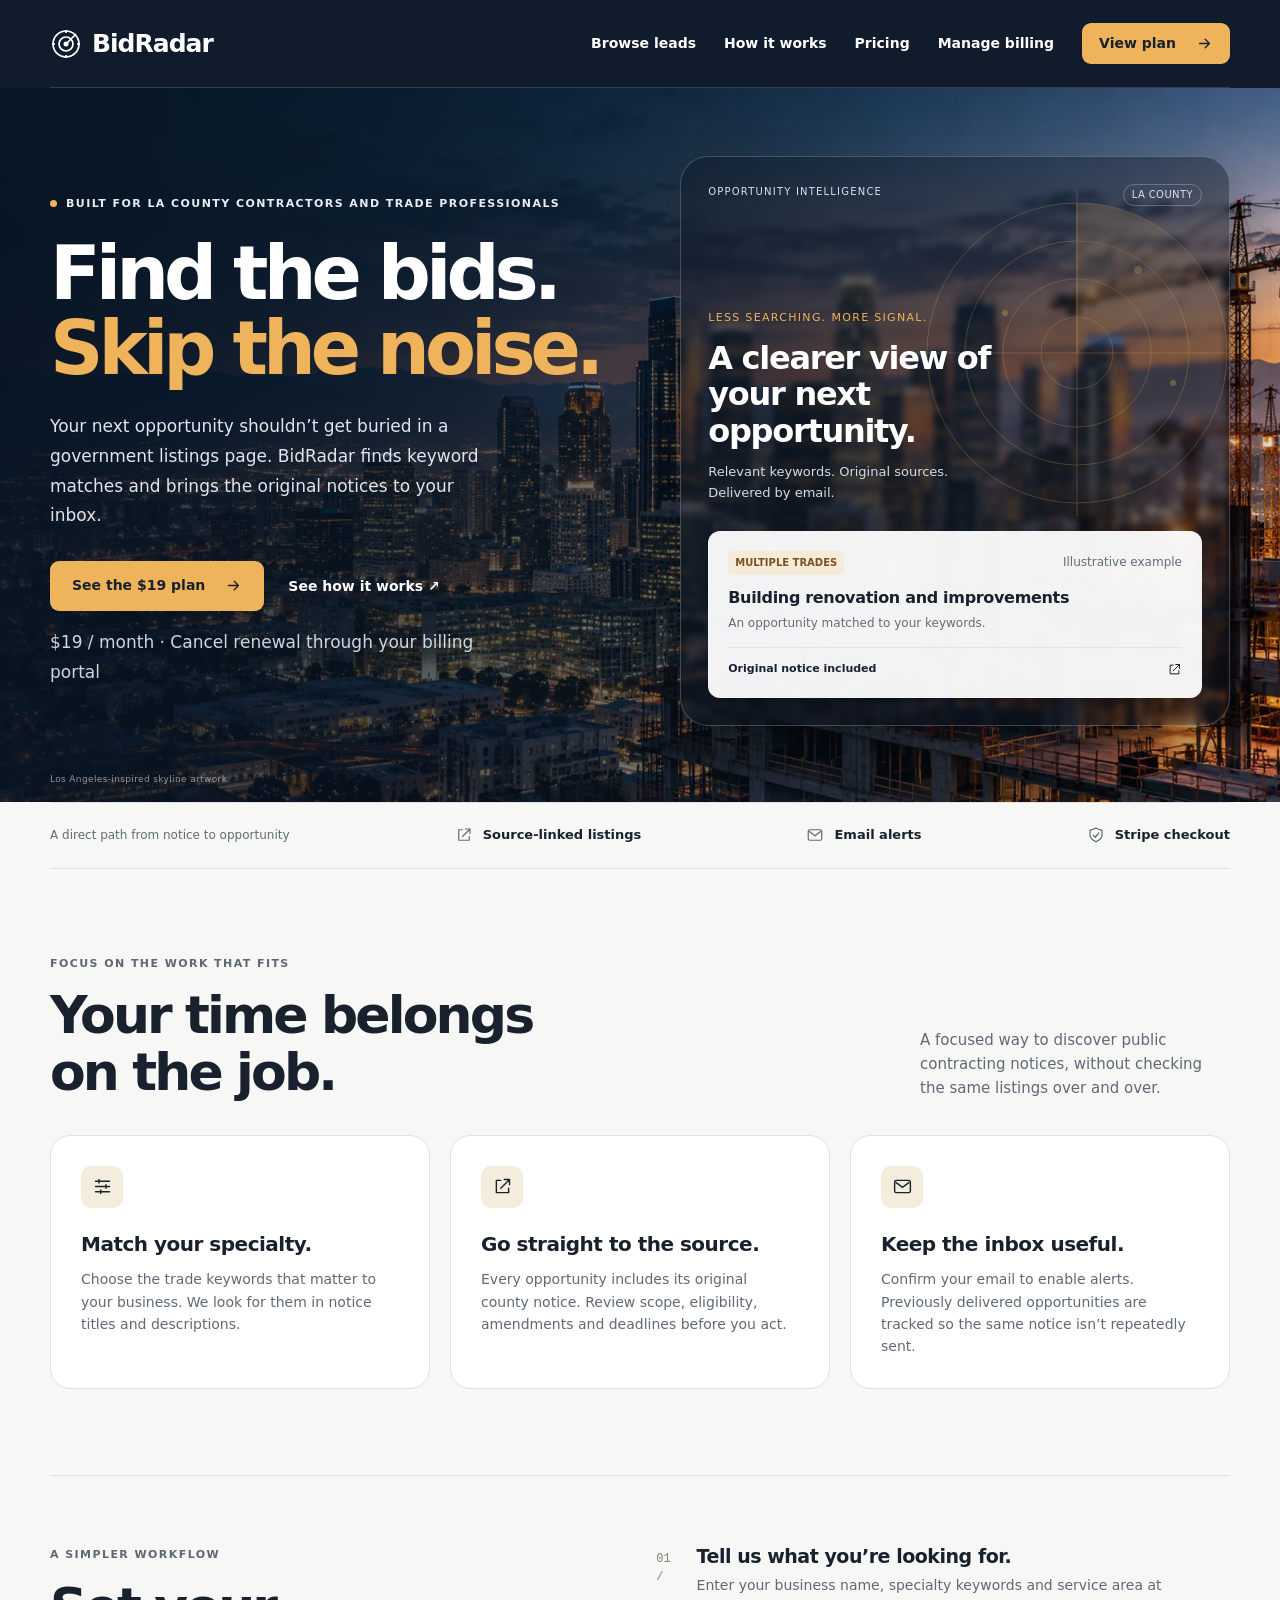
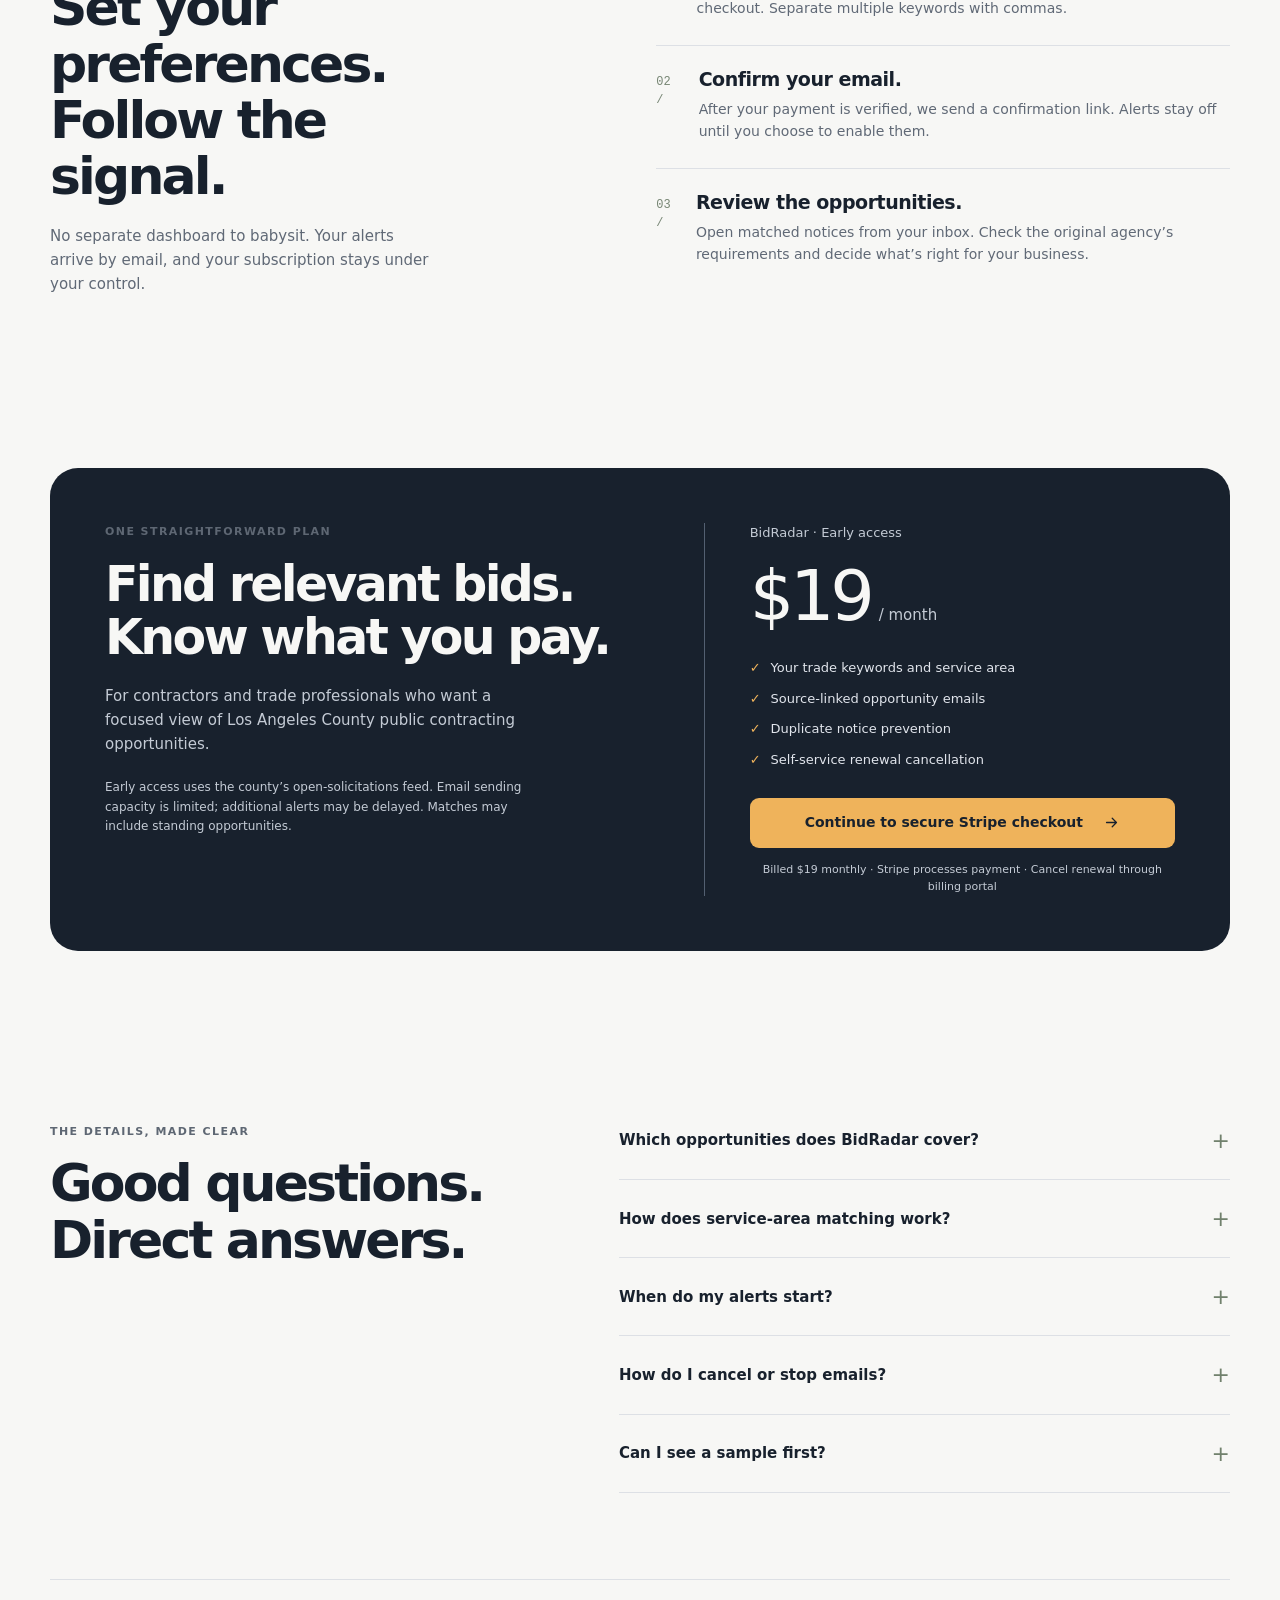
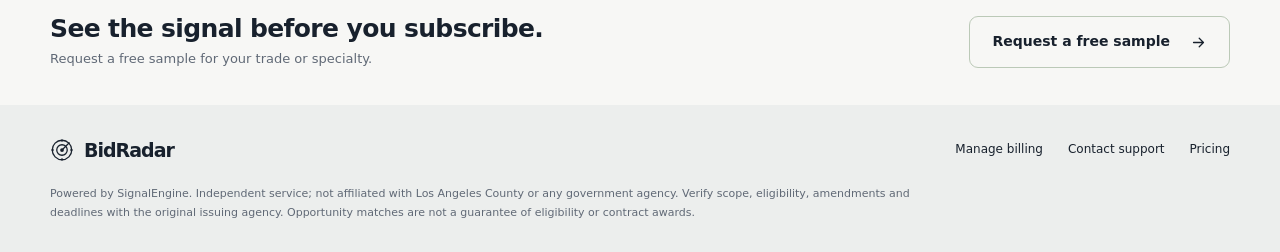
<file: index.html>
<!doctype html>
<html lang="en">
<head>
<meta charset="utf-8"><meta name="viewport" content="width=device-width,initial-scale=1">
<meta name="description" content="BidRadar helps contractors and trade professionals find relevant Los Angeles County contracting opportunities. Source-linked email alerts for $19 per month.">
<meta name="theme-color" content="#162b25"><title>BidRadar — Find the bids. Skip the noise.</title>
<style>
:root{--paper:#f7f8f2;--ink:#162b25;--muted:#5d6c63;--green:#efb35b;--line:#dfe5da;--white:#fff;--radius:20px}*{box-sizing:border-box}html{scroll-behavior:smooth;scroll-padding-top:90px}body{margin:0;background:var(--paper);color:var(--ink);font:16px/1.6 system-ui,-apple-system,BlinkMacSystemFont,"Segoe UI",sans-serif}a{color:inherit;text-decoration:none}button,a,summary{-webkit-tap-highlight-color:transparent}a:focus-visible,summary:focus-visible{outline:3px solid #357b51;outline-offset:5px}svg{display:block}h1,h2,h3,p{margin:0}h1,h2,h3{line-height:1.08;letter-spacing:-.055em}h2{font-size:clamp(32px,4.4vw,52px)}h3{font-size:22px;letter-spacing:-.025em}p{color:var(--muted)}.wrap{width:min(1180px,calc(100% - 64px));margin:auto}.skip{position:absolute;top:-80px;left:20px;background:var(--green);padding:12px;z-index:10}.skip:focus{top:10px}.nav{height:88px;display:flex;align-items:center;justify-content:space-between;gap:24px;border-bottom:1px solid var(--line)}.logo{font-size:25px;font-weight:780;letter-spacing:-1px;display:flex;gap:10px;align-items:center}.logo svg{width:32px;height:32px}.nav-links{display:flex;gap:28px;align-items:center;font-size:14px;font-weight:550}.nav-links a:hover,.text-link:hover{text-decoration:underline;text-underline-offset:5px}.button{display:inline-flex;justify-content:center;align-items:center;gap:20px;padding:15px 22px;border-radius:9px;background:var(--ink);color:white;font-size:14px;font-weight:650;line-height:1.4;transition:background .2s,transform .2s}.button:hover{background:#2d493c;transform:translateY(-2px)}.button.lime{background:var(--green);color:var(--ink)}.button.lime:hover{background:#d6fc8b}.button svg{width:17px;height:17px}.nav .button{padding:11px 17px}.eyebrow{font-size:11px;letter-spacing:.13em;text-transform:uppercase;font-weight:720;display:flex;align-items:center;gap:9px}.dot{width:7px;height:7px;background:#4a895b;border-radius:50%;flex:none}.hero{display:grid;grid-template-columns:1.03fr 1fr;gap:64px;align-items:center;padding:76px 0 72px}.hero h1{font-size:clamp(49px,5.8vw,78px);line-height:1.01;margin:25px 0;letter-spacing:-.067em;font-weight:720}.hero h1 span{color:#658463}.hero-copy>p{max-width:460px;font-size:17px;line-height:1.75}.hero-actions{display:flex;align-items:center;gap:24px;flex-wrap:wrap;margin:30px 0 17px}.text-link{font-size:14px;font-weight:600}.fine{font-size:12px}.hero-art{position:relative;background:var(--ink);border-radius:28px;min-height:488px;padding:27px;overflow:hidden;color:white;box-shadow:0 24px 50px -35px #162b2580}.art-top{position:relative;z-index:1;display:flex;justify-content:space-between;font-size:10px;letter-spacing:.12em;text-transform:uppercase;color:#c0d1c4}.art-top span:last-child{border:1px solid #657868;border-radius:20px;padding:2px 8px;letter-spacing:.04em}.radar{width:360px;height:360px;position:absolute;right:-28px;top:16px;color:#8dc370;opacity:.55}.radar .sweep{transform-origin:180px 180px;animation:sweep 30s linear infinite}.signal{position:relative;z-index:1;margin-top:103px;max-width:340px}.signal-label{font-size:11px;color:var(--green);letter-spacing:.12em;text-transform:uppercase;margin-bottom:13px}.signal h3{font-size:32px;line-height:1.15;font-weight:580;letter-spacing:-.04em}.signal p{color:#afc5b6;font-size:13px;margin-top:12px;max-width:260px}.sample{position:relative;z-index:2;margin:27px 0 0;background:#fbfff7;color:var(--ink);border-radius:12px;padding:20px;box-shadow:0 8px 30px #0002}.sample-head{display:flex;justify-content:space-between;gap:10px;align-items:center}.chip{background:#edf5e5;color:#46633e;border-radius:5px;font-size:10px;padding:4px 7px;font-weight:650}.sample h4{margin:12px 0 6px;font-size:16px;line-height:1.35;letter-spacing:-.02em}.sample p{font-size:12px}.sample-bottom{display:flex;align-items:center;justify-content:space-between;border-top:1px solid #e4eadf;padding-top:12px;margin-top:14px;font-size:11px;font-weight:550}.sample-bottom svg{width:15px;height:15px}.trust{display:flex;align-items:center;justify-content:space-between;gap:24px;border-top:1px solid var(--line);border-bottom:1px solid var(--line);padding:22px 0;font-size:12px;color:#607064}.trust strong{font-size:13px;color:var(--ink);font-weight:600}.trust div{display:flex;align-items:center;gap:10px}.trust svg{width:18px;height:18px}.section{padding:86px 0}.section-head{display:flex;justify-content:space-between;align-items:end;gap:50px;margin-bottom:35px}.section-head h2{max-width:570px;margin-top:15px}.section-head>p{font-size:15px;max-width:310px}.features{display:grid;grid-template-columns:repeat(3,1fr);gap:20px}.feature{background:#fff;border:1px solid var(--line);border-radius:var(--radius);padding:30px;min-height:250px}.feature-icon{width:42px;height:42px;border-radius:10px;background:#edf4e5;display:grid;place-items:center;margin-bottom:26px}.feature-icon svg{width:21px;height:21px}.feature h3{font-size:20px;margin-bottom:13px}.feature p{font-size:14px}.how{display:grid;grid-template-columns:.9fr 1fr;gap:90px;border-top:1px solid var(--line);padding-top:70px}.how h2{margin:16px 0 20px;max-width:450px}.how-intro p{max-width:390px;font-size:15px}.steps{list-style:none;padding:0;margin:0}.step{display:flex;gap:22px;padding:0 0 26px;margin-bottom:23px;border-bottom:1px solid var(--line)}.step:last-child{border:0;margin:0;padding:0}.step-number{font:12px/1.5 ui-monospace,monospace;color:#778674;padding-top:4px}.step h3{font-size:19px;margin-bottom:8px}.step p{font-size:14px}.pricing-shell{background:var(--ink);border-radius:28px;color:var(--paper);display:grid;grid-template-columns:1fr .9fr;gap:75px;padding:55px}.pricing-shell .eyebrow{color:var(--green)}.pricing-shell h2{font-size:clamp(35px,4vw,49px);margin:18px 0 20px}.pricing-shell p{color:#b3c5b9;font-size:15px;max-width:420px}.price-box{padding-left:45px;border-left:1px solid #526459}.plan-label{font-size:13px;color:#c2d2c7}.price{font-size:70px;letter-spacing:-.06em;line-height:1.2;margin:10px 0}.price span{font-size:15px;letter-spacing:0;color:#b9cabe;margin-left:8px}.benefits{list-style:none;padding:0;margin:20px 0 27px;font-size:13px;color:#dce8dc}.benefits li{display:flex;gap:10px;margin:10px 0}.benefits li:before{content:'✓';color:var(--green)}.price-box .button{width:100%}.price-box .fine{font-size:11px;text-align:center;margin:13px 0 0;max-width:none}.capacity{font-size:12px!important;margin-top:22px!important;line-height:1.6}.faq{display:grid;grid-template-columns:.8fr 1fr;gap:80px}.faq h2{margin-top:15px}.questions details{border-bottom:1px solid var(--line);padding:21px 0}.questions details:first-child{padding-top:0}.questions summary{font-size:15px;font-weight:620;cursor:pointer;list-style:none;display:flex;align-items:center;justify-content:space-between;gap:20px}.questions summary::-webkit-details-marker{display:none}.questions summary:after{content:'+';font-size:22px;font-weight:350;color:#71816d}.questions details[open] summary:after{content:'−'}.questions p{font-size:14px;padding-top:13px;max-width:540px}.questions p a{text-decoration:underline;text-underline-offset:3px}.bottom-cta{border-top:1px solid var(--line);padding:35px 0;display:flex;align-items:center;justify-content:space-between;gap:25px}.bottom-cta h3{font-size:25px}.bottom-cta p{font-size:13px;margin-top:7px}.bottom-cta .button{background:transparent;border:1px solid #bbc9b7;color:var(--ink)}footer{background:#ebeee5;padding:30px 0}.footer-top{display:flex;justify-content:space-between;align-items:center;gap:25px;margin-bottom:20px}.footer-links{display:flex;gap:25px;font-size:12px}.footer-note{font-size:11px;max-width:860px;line-height:1.7}.footer-brand{font-size:19px}.footer-brand svg{width:24px;height:24px}@keyframes sweep{to{transform:rotate(360deg)}}@media(prefers-reduced-motion:reduce){html{scroll-behavior:auto}.radar .sweep{animation:none}.button{transition:none}}@media(max-width:1000px){.hero{gap:30px}.hero h1{font-size:61px}.hero-art{min-height:460px;padding:23px}.pricing-shell{gap:35px;padding:40px}.how{gap:45px}.faq{gap:45px}.feature{padding:25px}}@media(max-width:760px){.wrap{width:calc(100% - 40px)}.nav{height:76px}.nav-links>a:not(.button){display:none}.logo{font-size:23px}.hero{grid-template-columns:1fr;padding:46px 0 40px;gap:38px}.hero h1{font-size:clamp(49px,12vw,70px)}.hero-copy>p{font-size:16px}.hero-actions{gap:22px}.hero-art{min-height:450px;max-width:520px;width:100%}.signal{margin-top:97px}.trust{flex-wrap:wrap;gap:14px 25px;padding:20px 0}.trust>span{width:100%}.trust strong{font-size:11px}.trust div{gap:6px}.trust svg{width:15px}.section{padding:56px 0}.section-head{display:block;margin-bottom:25px}.section-head>p{margin-top:20px;max-width:450px}.features{grid-template-columns:1fr;gap:13px}.feature{min-height:0;padding:25px}.feature-icon{margin-bottom:18px}.how{grid-template-columns:1fr;gap:32px;padding-top:45px}.pricing-shell{grid-template-columns:1fr;gap:30px;padding:30px;border-radius:20px}.price-box{border-left:0;border-top:1px solid #526459;padding:30px 0 0}.pricing-shell h2{font-size:39px}.faq{grid-template-columns:1fr;gap:30px}.bottom-cta{align-items:start;flex-direction:column}.footer-top{align-items:start;flex-direction:column;gap:20px}.footer-links{flex-wrap:wrap;gap:14px 20px}.hero-actions .button{padding:16px 21px}}@media(max-width:380px){.wrap{width:calc(100% - 32px)}.nav .button{font-size:12px;padding:10px 12px}.hero h1{font-size:48px}.hero-art{padding:20px}.sample{padding:17px}.trust div{width:100%}}

/* Skyline artwork and warm neutral palette. */
:root{--paper:#f7f7f5;--ink:#18212d;--muted:#606976;--green:#efb35b;--line:#dde0e5}
body{overflow-x:hidden}header.wrap{position:relative;z-index:2;color:#fff}header.wrap:before{content:"";position:absolute;z-index:-1;inset:0 calc((1180px - 100vw)/2);background:#101c2b}.nav{border-color:#ffffff24}.nav .button{background:#efb35b;color:#17212d}.hero{position:relative;isolation:isolate;color:white;padding:68px 0 76px;min-height:650px}.hero:before{content:"";position:absolute;z-index:-1;top:0;bottom:0;left:50%;width:100vw;transform:translateX(-50%);background:linear-gradient(90deg,rgba(9,20,35,.90) 0%,rgba(9,20,35,.63) 42%,rgba(9,20,35,.12) 100%),url("assets/los-angeles-skyline.webp") center 60%/cover no-repeat}.hero h1 span{color:#efb35b}.hero-copy>p{color:#e0e5ed}.hero .eyebrow{color:#e8edf4}.dot{background:#efb35b}.hero .button{background:#efb35b;color:#18212d}.hero .text-link{color:white}.hero .fine{color:#ccd6e3}.hero-art{background:rgba(12,23,37,.42);border:1px solid #ffffff36;box-shadow:0 22px 50px #0003;backdrop-filter:blur(3px)}.radar{color:#efb35b;opacity:.3}.art-top{color:#dae2ed}.art-top span:last-child{border-color:#ffffff40}.signal p{color:#d2dce8}.signal-label{color:#efb35b}.hero .sample{background:#fffffff2}.hero .sample .fine,.hero .sample p{color:#646d78}.chip{background:#f6ebd9;color:#79521e}.sample-bottom{border-color:#e2e5e8}.feature-icon{background:#f4ecdd}.trust{position:relative;background:var(--paper)}.pricing-shell{background:#18212d}.pricing-shell p{color:#c4cbd5}.pricing-shell .eyebrow{color:#efb35b}.button:hover{background:#303f51}.button.lime:hover,.hero .button:hover,.nav .button:hover{background:#f5c47c}.price-box{border-color:#536071}.plan-label,.price span{color:#c4cbd5}.benefits{color:#e1e5ec}.footer-note{color:#606976}footer{background:#eceeed}.skyline-note{position:absolute;bottom:16px;left:0;font-size:9px;color:#ffffff8c;letter-spacing:.04em}.section .eyebrow{color:#5e6773}
@media(max-width:1244px){header.wrap:before{left:-32px;right:-32px}}
@media(max-width:760px){header.wrap:before{left:-20px;right:-20px}.hero{padding:44px 0 50px;gap:35px}.hero:before{background:linear-gradient(180deg,rgba(9,20,35,.66),rgba(9,20,35,.78)),url("assets/los-angeles-skyline.webp") 66% center/cover no-repeat}.hero-art{background:rgba(12,23,37,.43)}.price-box{border-top-color:#536071}.skyline-note{font-size:8px;bottom:13px}}

</style>

<link rel="canonical" href="https://apdrafting.github.io/bidradar-site/">
<meta property="og:type" content="website">
<meta property="og:title" content="BidRadar — Los Angeles Bid Opportunities">
<meta property="og:description" content="Find keyword-matched Los Angeles County notices, with original source links. $19/month.">
<meta property="og:url" content="https://apdrafting.github.io/bidradar-site/">
<meta property="og:image" content="https://apdrafting.github.io/bidradar-site/assets/los-angeles-skyline.webp">
<meta name="twitter:card" content="summary_large_image">
</head>
<body>
<svg xmlns="http://www.w3.org/2000/svg" style="display:none" aria-hidden="true"><symbol id="mark" viewBox="0 0 32 32"><circle cx="16" cy="16" r="13" fill="none" stroke="currentColor" stroke-width="1.7"/><circle cx="16" cy="16" r="7" fill="none" stroke="currentColor" stroke-width="1.7"/><path d="M16 16 26 6M16 2v3M2 16h3M16 27v3M27 16h3" fill="none" stroke="currentColor" stroke-width="1.7"/><circle cx="16" cy="16" r="2.5" fill="currentColor"/></symbol><symbol id="arrow" viewBox="0 0 24 24"><path d="M5 12h14m-6-6 6 6-6 6" fill="none" stroke="currentColor" stroke-width="1.8" stroke-linecap="round" stroke-linejoin="round"/></symbol><symbol id="filter" viewBox="0 0 24 24"><path d="M4 6h16M4 12h16M4 18h16M8 4v4M16 10v4M10 16v4" fill="none" stroke="currentColor" stroke-width="1.6" stroke-linecap="round"/></symbol><symbol id="source" viewBox="0 0 24 24"><path d="M14 4h6v6m0-6-10 10M10 5H5v14h14v-5" fill="none" stroke="currentColor" stroke-width="1.6" stroke-linecap="round" stroke-linejoin="round"/></symbol><symbol id="mail" viewBox="0 0 24 24"><rect x="3" y="5" width="18" height="14" rx="2" fill="none" stroke="currentColor" stroke-width="1.6"/><path d="m4 7 8 6 8-6" fill="none" stroke="currentColor" stroke-width="1.6"/></symbol><symbol id="shield" viewBox="0 0 24 24"><path d="m12 3 8 3v6c0 5-8 9-8 9s-8-4-8-9V6l8-3Z" fill="none" stroke="currentColor" stroke-width="1.6"/><path d="m8 12 3 3 5-6" fill="none" stroke="currentColor" stroke-width="1.6"/></symbol></svg>
<a class="skip" href="#main">Skip to content</a>
<header class="wrap"><nav class="nav" aria-label="Main navigation"><a class="logo" href="#" aria-label="BidRadar home"><svg aria-hidden="true"><use href="#mark"/></svg>BidRadar</a><div class="nav-links"><a href="leads.html">Browse leads</a><a href="#how-it-works">How it works</a><a href="#pricing">Pricing</a><a href="https://billing.stripe.com/p/login/bJe7sN6Gvein0vk8ts7N600">Manage billing</a><a class="button" href="#pricing">View plan <svg aria-hidden="true"><use href="#arrow"/></svg></a></div></nav></header>
<main id="main" class="wrap">
<section class="hero" aria-labelledby="hero-title"><div class="hero-copy"><div class="eyebrow"><span class="dot"></span>Built for LA County contractors and trade professionals</div><h1 id="hero-title">Find the bids.<br><span>Skip the noise.</span></h1><p>Your next opportunity shouldn’t get buried in a government listings page. BidRadar finds keyword matches and brings the original notices to your inbox.</p><div class="hero-actions"><a class="button" href="#pricing">See the $19 plan <svg aria-hidden="true"><use href="#arrow"/></svg></a><a class="text-link" href="#how-it-works">See how it works ↗</a></div><p class="fine">$19 / month · Cancel renewal through your billing portal</p></div>
<div class="hero-art"><div class="art-top"><span>Opportunity intelligence</span><span>LA County</span></div><svg class="radar" viewBox="0 0 360 360" aria-hidden="true"><defs><linearGradient id="fade" x1="0" y1="0" x2="1" y2="1"><stop stop-color="#efb35b" stop-opacity=".55"/><stop offset="1" stop-color="#efb35b" stop-opacity="0"/></linearGradient></defs><g fill="none" stroke="currentColor" stroke-width=".8"><circle cx="180" cy="180" r="150"/><circle cx="180" cy="180" r="112"/><circle cx="180" cy="180" r="74"/><circle cx="180" cy="180" r="36"/><path d="M180 17v326M17 180h326"/></g><g class="sweep"><path d="M180 180 180 30a150 150 0 0 1 130 75Z" fill="url(#fade)"/><path d="M180 180V30" stroke="#efb35b" stroke-width="1.5"/></g><circle cx="241" cy="97" r="4" fill="#efb35b"/><circle cx="108" cy="140" r="3" fill="#efb35b"/><circle cx="276" cy="210" r="3" fill="#efb35b"/></svg><div class="signal"><div class="signal-label">Less searching. More signal.</div><h3>A clearer view of<br>your next opportunity.</h3><p>Relevant keywords. Original sources.<br>Delivered by email.</p></div><div class="sample" aria-label="Illustrative alert example, not a live opportunity"><div class="sample-head"><span class="chip">MULTIPLE TRADES</span><span class="fine">Illustrative example</span></div><h4>Building renovation and improvements</h4><p>An opportunity matched to your keywords.</p><div class="sample-bottom"><span>Original notice included</span><svg aria-hidden="true"><use href="#source"/></svg></div></div></div><span class="skyline-note">Los Angeles-inspired skyline artwork</span></section>
<div class="trust"><span>A direct path from notice to opportunity</span><div><svg aria-hidden="true"><use href="#source"/></svg><strong>Source-linked listings</strong></div><div><svg aria-hidden="true"><use href="#mail"/></svg><strong>Email alerts</strong></div><div><svg aria-hidden="true"><use href="#shield"/></svg><strong>Stripe checkout</strong></div></div>
<section class="section" aria-labelledby="features-title"><div class="section-head"><div><div class="eyebrow">Focus on the work that fits</div><h2 id="features-title">Your time belongs<br>on the job.</h2></div><p>A focused way to discover public contracting notices, without checking the same listings over and over.</p></div><div class="features"><article class="feature"><div class="feature-icon"><svg aria-hidden="true"><use href="#filter"/></svg></div><h3>Match your specialty.</h3><p>Choose the trade keywords that matter to your business. We look for them in notice titles and descriptions.</p></article><article class="feature"><div class="feature-icon"><svg aria-hidden="true"><use href="#source"/></svg></div><h3>Go straight to the source.</h3><p>Every opportunity includes its original county notice. Review scope, eligibility, amendments and deadlines before you act.</p></article><article class="feature"><div class="feature-icon"><svg aria-hidden="true"><use href="#mail"/></svg></div><h3>Keep the inbox useful.</h3><p>Confirm your email to enable alerts. Previously delivered opportunities are tracked so the same notice isn’t repeatedly sent.</p></article></div></section>
<section id="how-it-works" class="section how" aria-labelledby="how-title"><div class="how-intro"><div class="eyebrow">A simpler workflow</div><h2 id="how-title">Set your preferences.<br>Follow the signal.</h2><p>No separate dashboard to babysit. Your alerts arrive by email, and your subscription stays under your control.</p></div><ol class="steps"><li class="step"><span class="step-number">01 /</span><div><h3>Tell us what you’re looking for.</h3><p>Enter your business name, specialty keywords and service area at checkout. Separate multiple keywords with commas.</p></div></li><li class="step"><span class="step-number">02 /</span><div><h3>Confirm your email.</h3><p>After your payment is verified, we send a confirmation link. Alerts stay off until you choose to enable them.</p></div></li><li class="step"><span class="step-number">03 /</span><div><h3>Review the opportunities.</h3><p>Open matched notices from your inbox. Check the original agency’s requirements and decide what’s right for your business.</p></div></li></ol></section>
<section id="pricing" class="section" aria-labelledby="price-title"><div class="pricing-shell"><div><div class="eyebrow">One straightforward plan</div><h2 id="price-title">Find relevant bids.<br>Know what you pay.</h2><p>For contractors and trade professionals who want a focused view of Los Angeles County public contracting opportunities.</p><p class="capacity">Early access uses the county’s open-solicitations feed. Email sending capacity is limited; additional alerts may be delayed. Matches may include standing opportunities.</p></div><div class="price-box"><div class="plan-label">BidRadar · Early access</div><div class="price">$19<span>/ month</span></div><ul class="benefits"><li>Your trade keywords and service area</li><li>Source-linked opportunity emails</li><li>Duplicate notice prevention</li><li>Self-service renewal cancellation</li></ul><a class="button lime" href="https://buy.stripe.com/bJe7sN6Gvein0vk8ts7N600">Continue to secure Stripe checkout <svg aria-hidden="true"><use href="#arrow"/></svg></a><p class="fine">Billed $19 monthly · Stripe processes payment · Cancel renewal through billing portal</p></div></div></section>
<section class="section faq" aria-labelledby="faq-title"><div><div class="eyebrow">The details, made clear</div><h2 id="faq-title">Good questions.<br>Direct answers.</h2></div><div class="questions"><details><summary>Which opportunities does BidRadar cover?</summary><p>Early access covers the Los Angeles County official open-solicitations feed. We match your keywords against titles and descriptions. Notices can include standing opportunities as well as newly published ones. Coverage and relevance aren’t guaranteed.</p></details><details><summary>How does service-area matching work?</summary><p>Choose “LA County” for countywide matches. For a specific city, matching depends on that location appearing in the notice text. A city filter can miss notices that do not name their location clearly.</p></details><details><summary>When do my alerts start?</summary><p>After Stripe payment and subscription status are verified, you receive an email confirmation link. Click it and confirm to enable alerts. Initial sending capacity is limited, so messages may be delayed.</p></details><details><summary>How do I cancel or stop emails?</summary><p><a href="https://billing.stripe.com/p/login/bJe7sN6Gvein0vk8ts7N600">Manage your subscription</a> to cancel renewal. Paid access continues through the current billing period. The unsubscribe link in an alert stops emails; it does not cancel billing.</p></details><details><summary>Can I see a sample first?</summary><p>Yes. <a href="mailto:bidradar.alerts.help@gmail.com?subject=BidRadar%20Free%20Sample%20Request">Request a free sample</a> with your specialty and service area. No payment is required for a sample.</p></details></div></section>
<section class="bottom-cta" aria-label="Request a sample"><div><h3>See the signal before you subscribe.</h3><p>Request a free sample for your trade or specialty.</p></div><a class="button" href="mailto:bidradar.alerts.help@gmail.com?subject=BidRadar%20Free%20Sample%20Request&body=My%20specialty%3A%20%0AMy%20service%20area%3A%20">Request a free sample <svg aria-hidden="true"><use href="#arrow"/></svg></a></section>
</main>
<footer><div class="wrap"><div class="footer-top"><a class="logo footer-brand" href="#"><svg aria-hidden="true"><use href="#mark"/></svg>BidRadar</a><div class="footer-links"><a href="https://billing.stripe.com/p/login/bJe7sN6Gvein0vk8ts7N600">Manage billing</a><a href="mailto:bidradar.alerts.help@gmail.com">Contact support</a><a href="#pricing">Pricing</a></div></div><p class="footer-note">Powered by SignalEngine. Independent service; not affiliated with Los Angeles County or any government agency. Verify scope, eligibility, amendments and deadlines with the original issuing agency. Opportunity matches are not a guarantee of eligibility or contract awards.</p></div></footer>
</body></html>
</file>
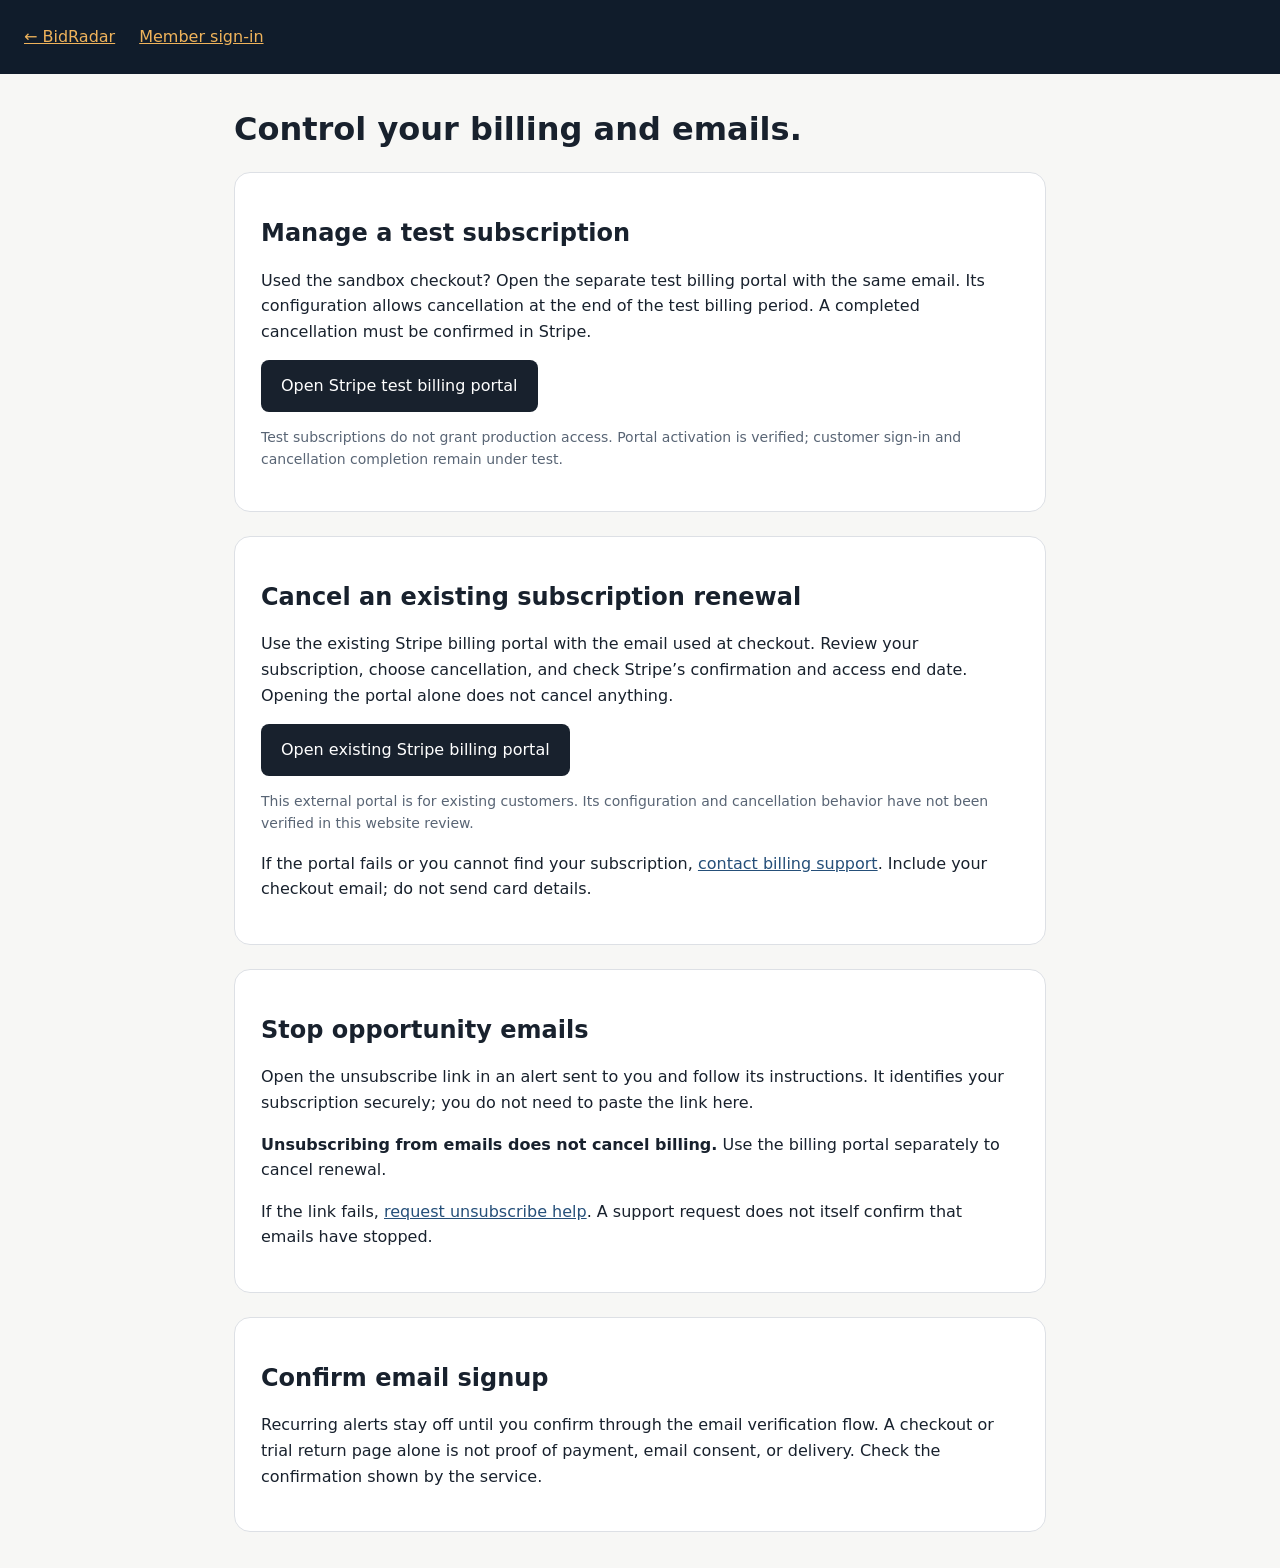
<file: manage.html>
<!doctype html>
<html lang="en"><head><meta charset="utf-8"><meta name="viewport" content="width=device-width,initial-scale=1"><title>Billing &amp; email preferences — BidRadar</title><link rel="stylesheet" href="customer.css"><link rel="canonical" href="https://bidradaralerts.com/manage.html"></head><body><header><nav aria-label="Main navigation"><a href="./">← BidRadar</a><a href="https://bidradaralerts.com/member">Member sign-in</a></nav></header><main><h1>Control your billing and emails.</h1>
<section><h2>Manage a test subscription</h2><p>Used the sandbox checkout? Open the separate test billing portal with the same email. Its configuration allows cancellation at the end of the test billing period. A completed cancellation must be confirmed in Stripe.</p><a class="button" href="https://billing.stripe.com/p/login/test_bJe7sN6Gvein0vk8ts7N600">Open Stripe test billing portal</a><p class="note">Test subscriptions do not grant production access. Portal activation is verified; customer sign-in and cancellation completion remain under test.</p></section>
<section><h2>Cancel an existing subscription renewal</h2><p>Use the existing Stripe billing portal with the email used at checkout. Review your subscription, choose cancellation, and check Stripe’s confirmation and access end date. Opening the portal alone does not cancel anything.</p><a class="button" href="https://billing.stripe.com/p/login/bJe7sN6Gvein0vk8ts7N600">Open existing Stripe billing portal</a><p class="note">This external portal is for existing customers. Its configuration and cancellation behavior have not been verified in this website review.</p><p>If the portal fails or you cannot find your subscription, <a href="mailto:bidradar.alerts.help@gmail.com?subject=BidRadar%20billing%20help">contact billing support</a>. Include your checkout email; do not send card details.</p></section>
<section><h2>Stop opportunity emails</h2><p>Open the unsubscribe link in an alert sent to you and follow its instructions. It identifies your subscription securely; you do not need to paste the link here.</p><p><strong>Unsubscribing from emails does not cancel billing.</strong> Use the billing portal separately to cancel renewal.</p><p>If the link fails, <a href="mailto:bidradar.alerts.help@gmail.com?subject=BidRadar%20unsubscribe%20help">request unsubscribe help</a>. A support request does not itself confirm that emails have stopped.</p></section>
<section><h2>Confirm email signup</h2><p>Recurring alerts stay off until you confirm through the email verification flow. A checkout or trial return page alone is not proof of payment, email consent, or delivery. Check the confirmation shown by the service.</p></section>
</main></body></html>
</file>
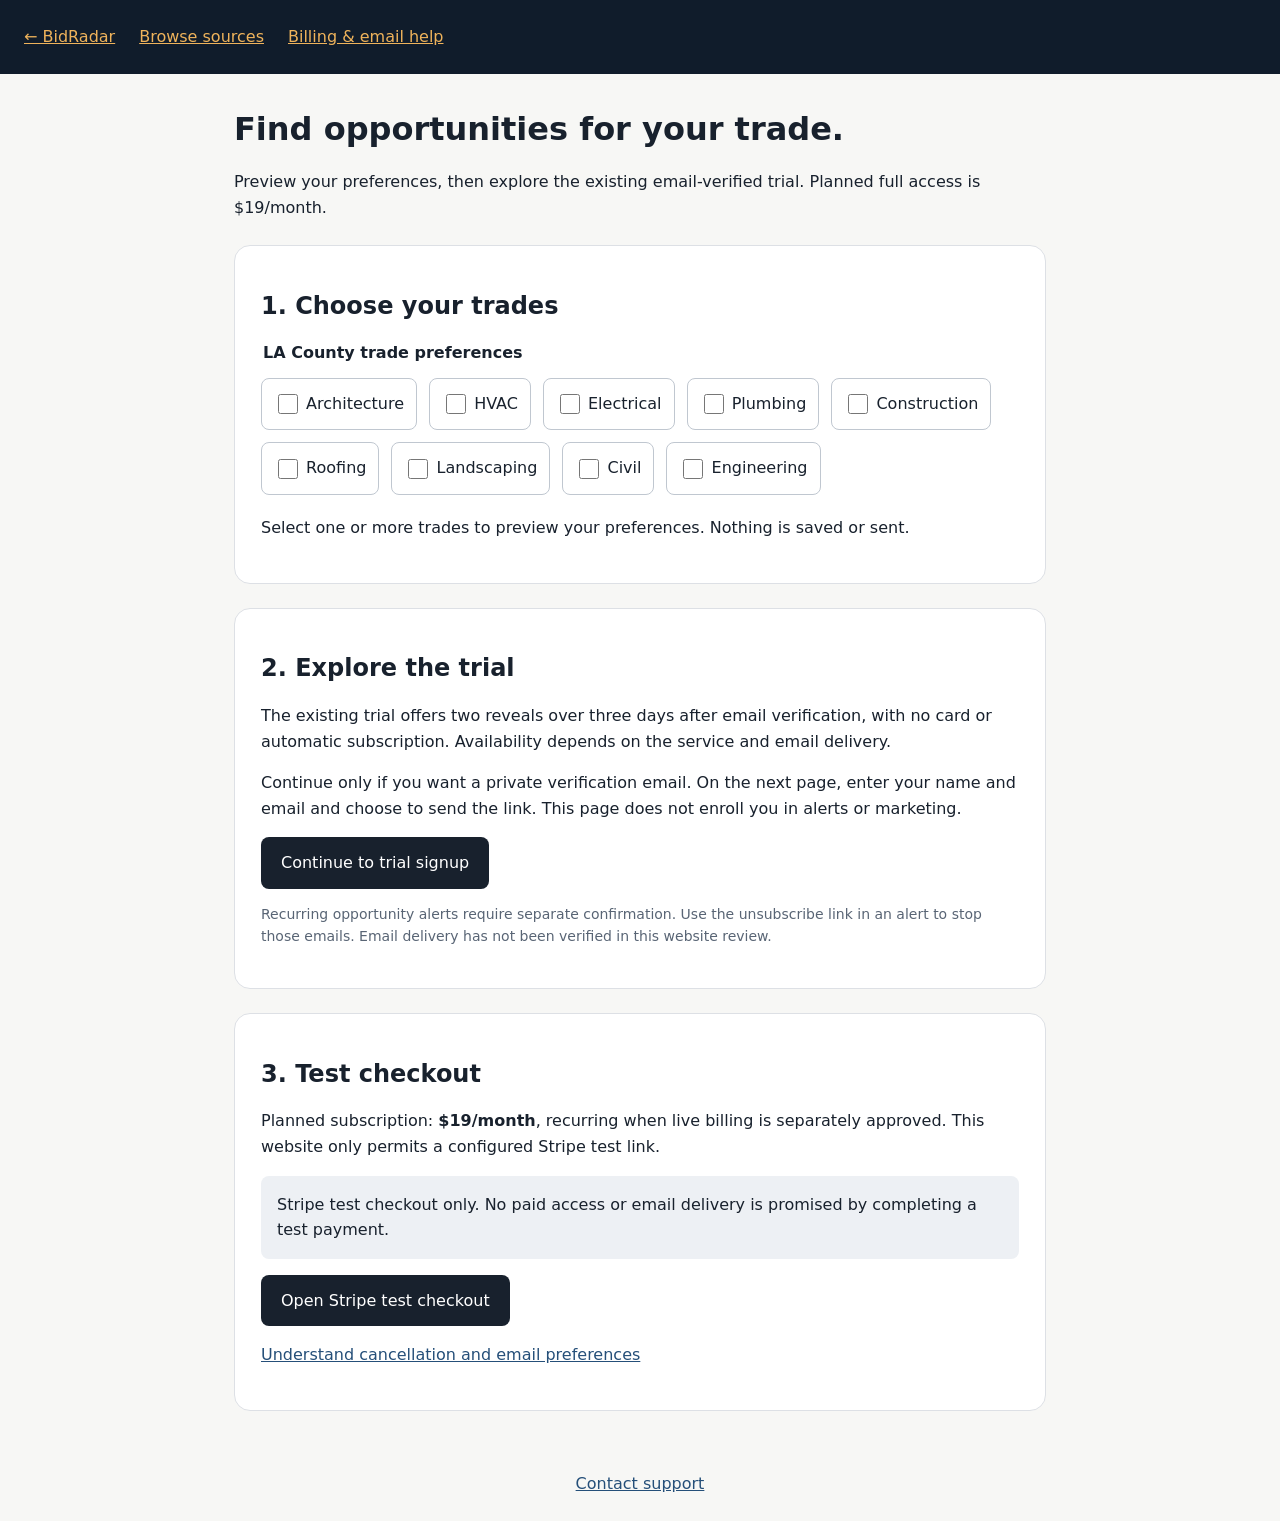
<file: start.html>
<!doctype html>
<html lang="en"><head><meta charset="utf-8"><meta name="viewport" content="width=device-width,initial-scale=1"><title>Get started — BidRadar</title><link rel="stylesheet" href="customer.css"><link rel="canonical" href="https://bidradaralerts.com/start.html"></head>
<body><header><nav aria-label="Main navigation"><a href="./">← BidRadar</a><a href="leads.html">Browse sources</a><a href="manage.html">Billing &amp; email help</a></nav></header><main>
<h1>Find opportunities for your trade.</h1><p>Preview your preferences, then explore the existing email-verified trial. Planned full access is $19/month.</p>
<section><h2>1. Choose your trades</h2><form id="preferences"><fieldset><legend>LA County trade preferences</legend><div class="trades">
<label><input type="checkbox" name="trade" value="Architecture"> Architecture</label><label><input type="checkbox" name="trade" value="HVAC"> HVAC</label><label><input type="checkbox" name="trade" value="Electrical"> Electrical</label><label><input type="checkbox" name="trade" value="Plumbing"> Plumbing</label><label><input type="checkbox" name="trade" value="Construction"> Construction</label><label><input type="checkbox" name="trade" value="Roofing"> Roofing</label><label><input type="checkbox" name="trade" value="Landscaping"> Landscaping</label><label><input type="checkbox" name="trade" value="Civil"> Civil</label><label><input type="checkbox" name="trade" value="Engineering"> Engineering</label>
</div></fieldset></form><p id="preference-summary" role="status">Select one or more trades to preview your preferences. Nothing is saved or sent.</p></section>
<section><h2>2. Explore the trial</h2><p>The existing trial offers two reveals over three days after email verification, with no card or automatic subscription. Availability depends on the service and email delivery.</p><p>Continue only if you want a private verification email. On the next page, enter your name and email and choose to send the link. This page does not enroll you in alerts or marketing.</p><a class="button" href="https://bidradaralerts.com/trial">Continue to trial signup</a><p class="note">Recurring opportunity alerts require separate confirmation. Use the unsubscribe link in an alert to stop those emails. Email delivery has not been verified in this website review.</p></section>
<section><h2>3. Test checkout</h2><p>Planned subscription: <strong>$19/month</strong>, recurring when live billing is separately approved. This website only permits a configured Stripe test link.</p><p id="billing-status" class="status" role="status">Checking test checkout availability…</p><a id="test-checkout" class="button" hidden>Open Stripe test checkout</a><noscript><p>Checkout requires JavaScript to validate test mode. No payment link is enabled.</p></noscript><p><a href="manage.html">Understand cancellation and email preferences</a></p></section>
</main><footer><a href="mailto:bidradar.alerts.help@gmail.com">Contact support</a></footer><script src="onboarding.js"></script></body></html>
</file>
<file: customer.css>
:root{color-scheme:light}*{box-sizing:border-box}body{margin:0;background:#f7f7f5;color:#18212d;font:16px/1.6 system-ui}header{background:#101c2b;color:white;padding:24px}header a{color:#efb35b}main{max-width:860px;margin:36px auto;padding:0 24px}h1,h2{line-height:1.2}section{background:white;border:1px solid #dde0e5;border-radius:16px;padding:26px;margin:24px 0}fieldset{border:0;padding:0;margin:20px 0}legend{font-weight:650;margin-bottom:12px}.trades{display:flex;flex-wrap:wrap;gap:12px}.trades label{border:1px solid #c0c7d0;border-radius:8px;padding:12px}input{accent-color:#18212d;width:20px;height:20px;vertical-align:middle}a{color:#254f79}a:focus-visible,input:focus-visible{outline:3px solid #ce881d;outline-offset:4px}.button{display:inline-block;background:#18212d;color:white;border-radius:8px;padding:13px 20px;text-decoration:none}[hidden]{display:none!important}.note{font-size:14px;color:#596575}.status{padding:16px;background:#edf0f4;border-radius:8px}nav{display:flex;flex-wrap:wrap;gap:24px}footer{padding:24px;text-align:center}
</file>
